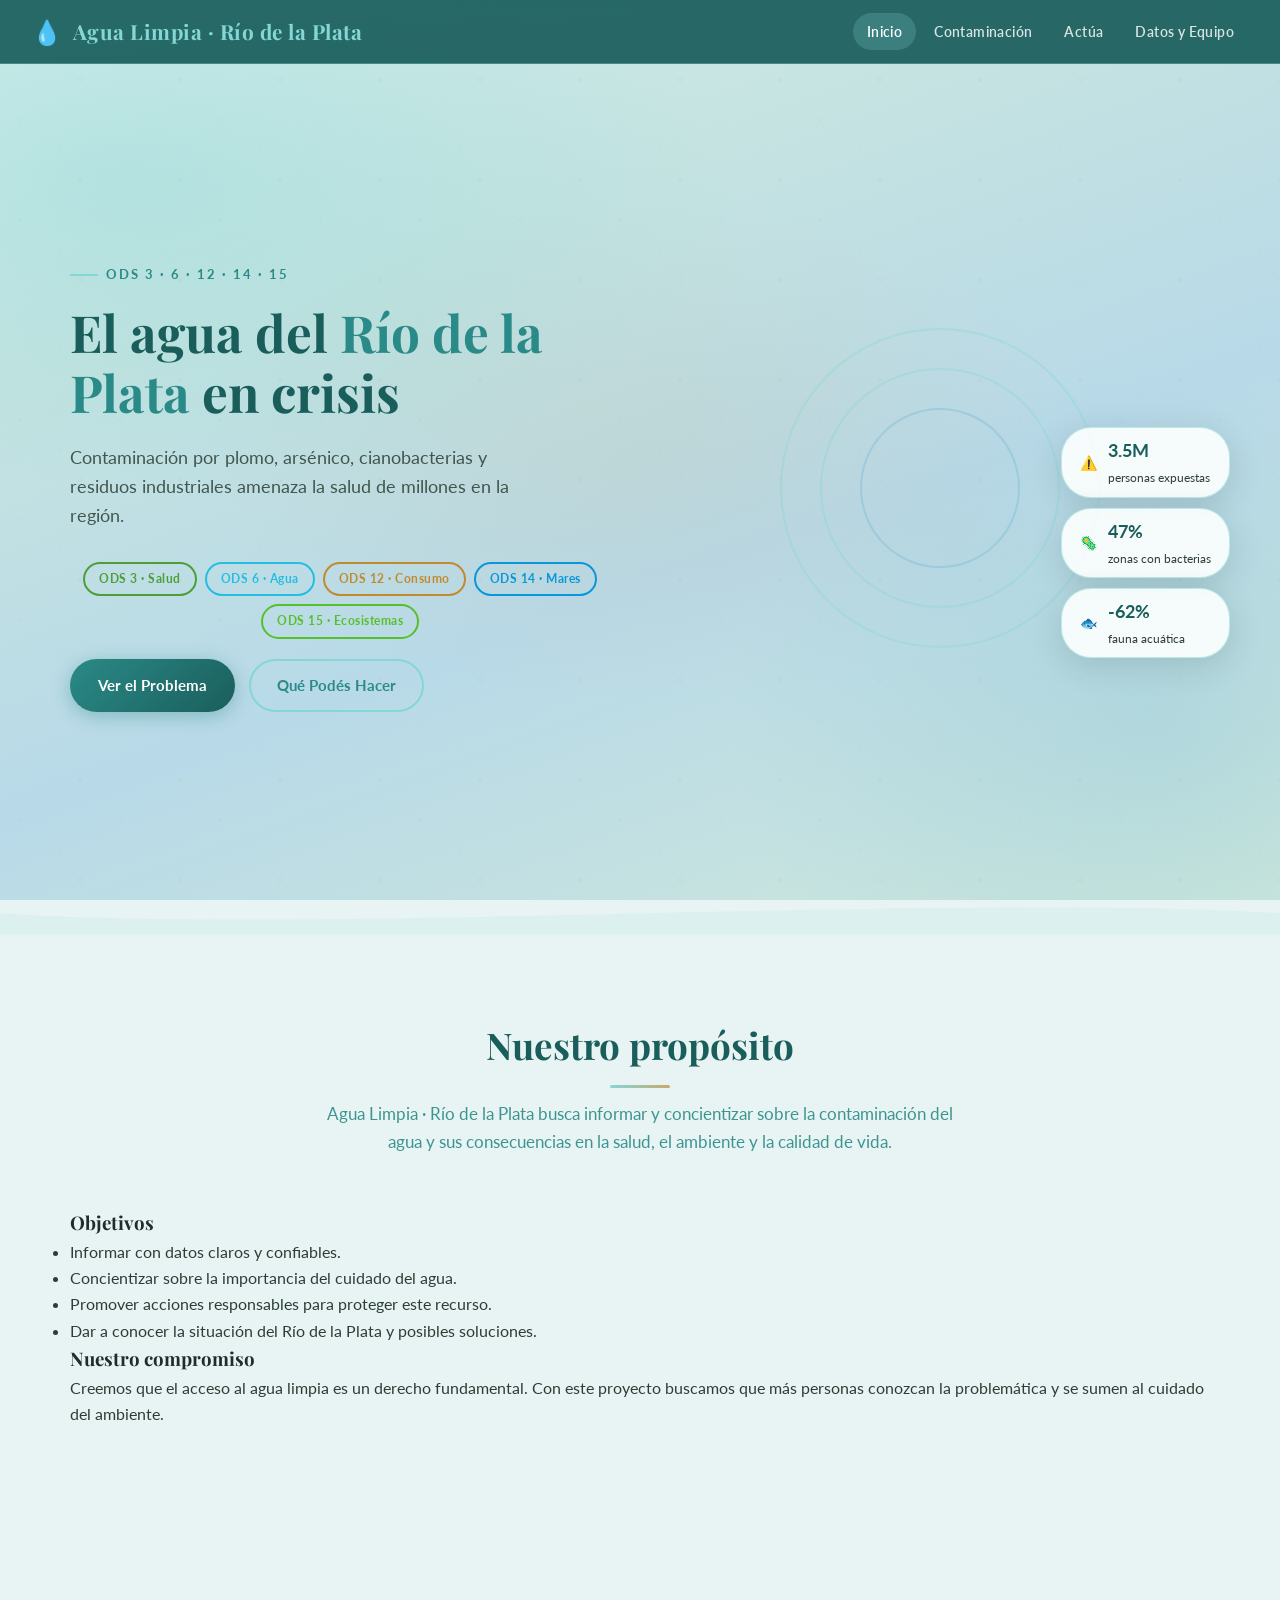
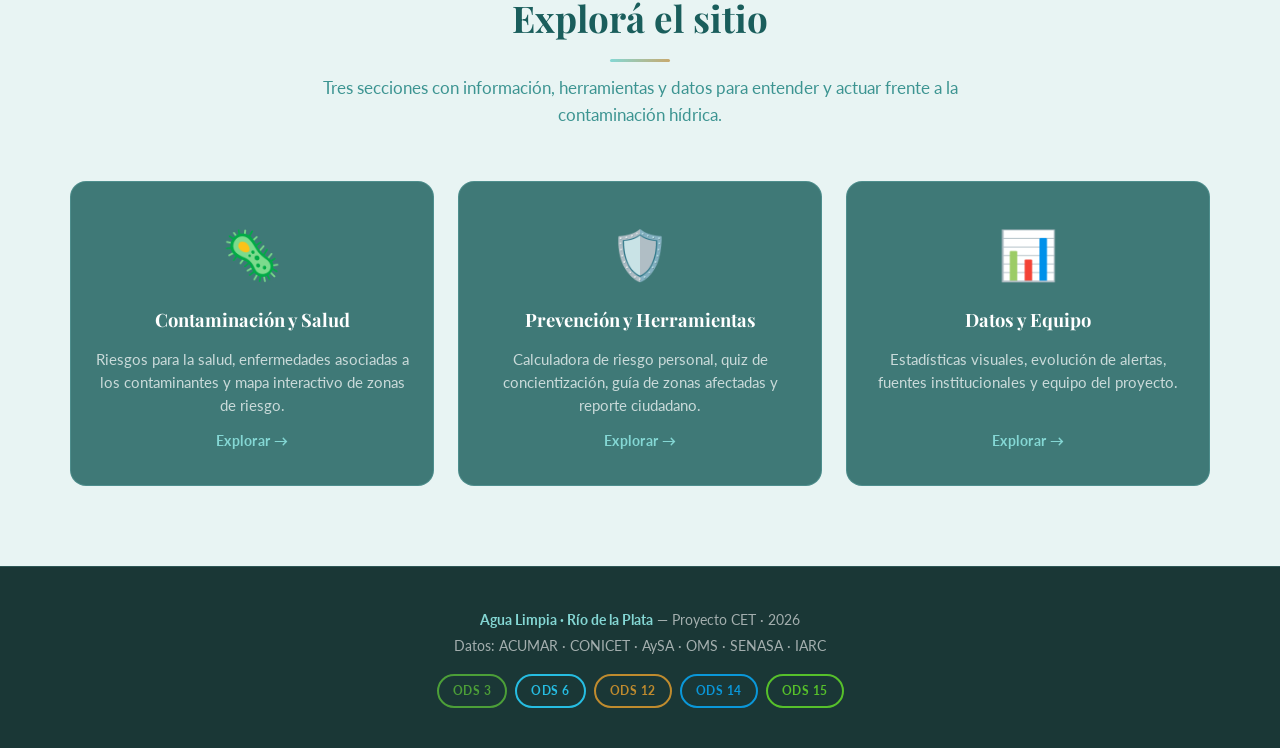
<file: index.html>
<!DOCTYPE html>
<html lang="es">
<head>
<meta charset="UTF-8">
<meta name="viewport" content="width=device-width, initial-scale=1.0">
<title>Agua Limpia · Río de la Plata</title>
<link rel="preconnect" href="https://fonts.googleapis.com">
<link href="https://fonts.googleapis.com/css2?family=Playfair+Display:wght@400;600;700&family=Lato:wght@300;400;600&display=swap" rel="stylesheet">
<link rel="stylesheet" href="style.css">
</head>
<body>

<div class="bubbles">
  <span></span><span></span><span></span><span></span><span></span>
  <span></span><span></span><span></span><span></span><span></span>
  <span></span><span></span><span></span><span></span><span></span>
</div>

<header>
  <div class="logo">
    <span>💧</span> Agua Limpia · Río de la Plata
  </div>
  <nav>
    <a href="index.html">Inicio</a>
    <a href="contaminacion.html">Contaminación</a>
    <a href="accion.html">Actúa</a>
    <a href="datos.html">Datos y Equipo</a>
  </nav>
</header>

<!-- HERO -->
<section id="inicio">
  <div class="hero-inner">
    <div class="hero-text">
      <div class="tagline">ODS 3 · 6 · 12 · 14 · 15</div>
      <h1>El agua del <em>Río de la Plata</em> en crisis</h1>
      <p>Contaminación por plomo, arsénico, cianobacterias y residuos industriales amenaza la salud de millones en la región.</p>
      <div class="ods-badges">
        <span class="ods-badge ods-3">ODS 3 · Salud</span>
        <span class="ods-badge ods-6">ODS 6 · Agua</span>
        <span class="ods-badge ods-12">ODS 12 · Consumo</span>
        <span class="ods-badge ods-14">ODS 14 · Mares</span>
        <span class="ods-badge ods-15">ODS 15 · Ecosistemas</span>
      </div>
      <div class="hero-btns">
        <a href="contaminacion.html" class="btn-primary">Ver el Problema</a>
        <a href="accion.html" class="btn-secondary">Qué Podés Hacer</a>
      </div>
    </div>
    <div class="hero-visual">
      <div class="sonar-rings">
        <div class="ring3"></div>
        <div class="hero-icon"></div>
      </div>
      <div class="hero-stats">
        <div class="stat-pill"><span>⚠️</span><div><strong>3.5M</strong><br><small>personas expuestas</small></div></div>
        <div class="stat-pill"><span>🦠</span><div><strong>47%</strong><br><small>zonas con bacterias</small></div></div>
        <div class="stat-pill"><span>🐟</span><div><strong>-62%</strong><br><small>fauna acuática</small></div></div>
      </div>
    </div>
  </div>
</section>

<div class="wave-divider">
  <svg viewBox="0 0 1440 48" xmlns="http://www.w3.org/2000/svg">
    <path d="M0,24 C360,48 1080,0 1440,24 L1440,48 L0,48 Z" fill="rgba(132,215,212,0.12)"/>
  </svg>
</div>
<section class="proposito">
  <div class="container">
    <div class="section-bg">
      <div class="section-title">
        <h2>Nuestro propósito</h2>
        <p>
          Agua Limpia · Río de la Plata busca informar y concientizar sobre la contaminación del agua y sus consecuencias en la salud, el ambiente y la calidad de vida.
        </p>
      </div>

      <h3>Objetivos</h3>
      <ul>
        <li>Informar con datos claros y confiables.</li>
        <li>Concientizar sobre la importancia del cuidado del agua.</li>
        <li>Promover acciones responsables para proteger este recurso.</li>
        <li>Dar a conocer la situación del Río de la Plata y posibles soluciones.</li>
      </ul>

      <h3>Nuestro compromiso</h3>
      <p>
        Creemos que el acceso al agua limpia es un derecho fundamental. Con este proyecto buscamos que más personas conozcan la problemática y se sumen al cuidado del ambiente.
      </p>
    </div>
  </div>
</section>
<!-- EXPLORÁ -->
<section id="explorar">
  <div class="container">
    <div class="section-bg">
      <div class="section-title">
        <h2>Explorá el sitio</h2>
        <p>Tres secciones con información, herramientas y datos para entender y actuar frente a la contaminación hídrica.</p>
      </div>
      <div class="nav-cards-grid">

        <a href="contaminacion.html" class="nav-card">
          <div class="nav-card-icon">🦠</div>
          <h3>Contaminación y Salud</h3>
          <p>Riesgos para la salud, enfermedades asociadas a los contaminantes y mapa interactivo de zonas de riesgo.</p>
          <span class="nav-card-cta">Explorar →</span>
        </a>

        <a href="accion.html" class="nav-card">
          <div class="nav-card-icon">🛡️</div>
          <h3>Prevención y Herramientas</h3>
          <p>Calculadora de riesgo personal, quiz de concientización, guía de zonas afectadas y reporte ciudadano.</p>
          <span class="nav-card-cta">Explorar →</span>
        </a>

        <a href="datos.html" class="nav-card">
          <div class="nav-card-icon">📊</div>
          <h3>Datos y Equipo</h3>
          <p>Estadísticas visuales, evolución de alertas, fuentes institucionales y equipo del proyecto.</p>
          <span class="nav-card-cta">Explorar →</span>
        </a>

      </div>
    </div>
  </div>
</section>

<footer>
  <p><strong>Agua Limpia · Río de la Plata</strong> — Proyecto CET · 2026</p>
  <p>Datos: ACUMAR · CONICET · AySA · OMS · SENASA · IARC</p>
  <div class="footer-ods">
    <span class="ods-badge ods-3 ods-sm">ODS 3</span>
    <span class="ods-badge ods-6 ods-sm">ODS 6</span>
    <span class="ods-badge ods-12 ods-sm">ODS 12</span>
    <span class="ods-badge ods-14 ods-sm">ODS 14</span>
    <span class="ods-badge ods-15 ods-sm">ODS 15</span>
  </div>
</footer>

<script src="script.js"></script>
</body>
</html>
</file>
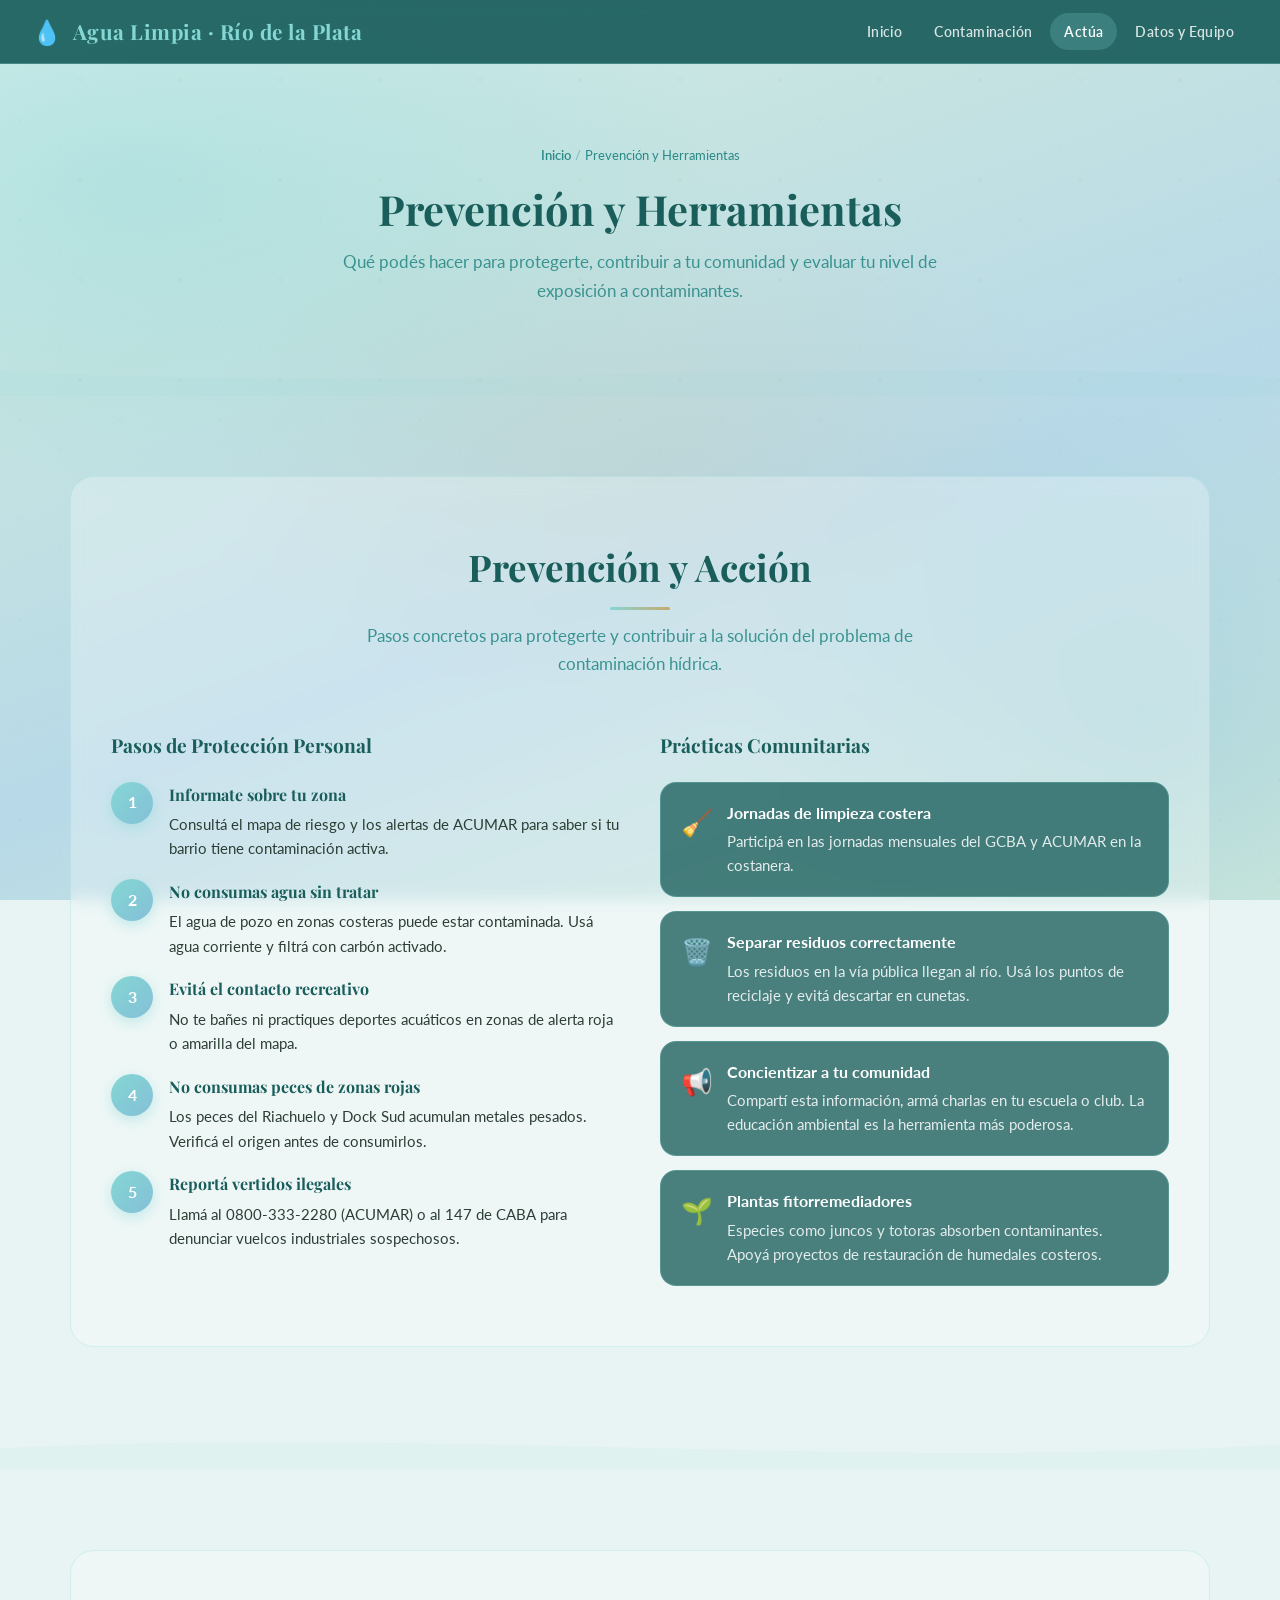
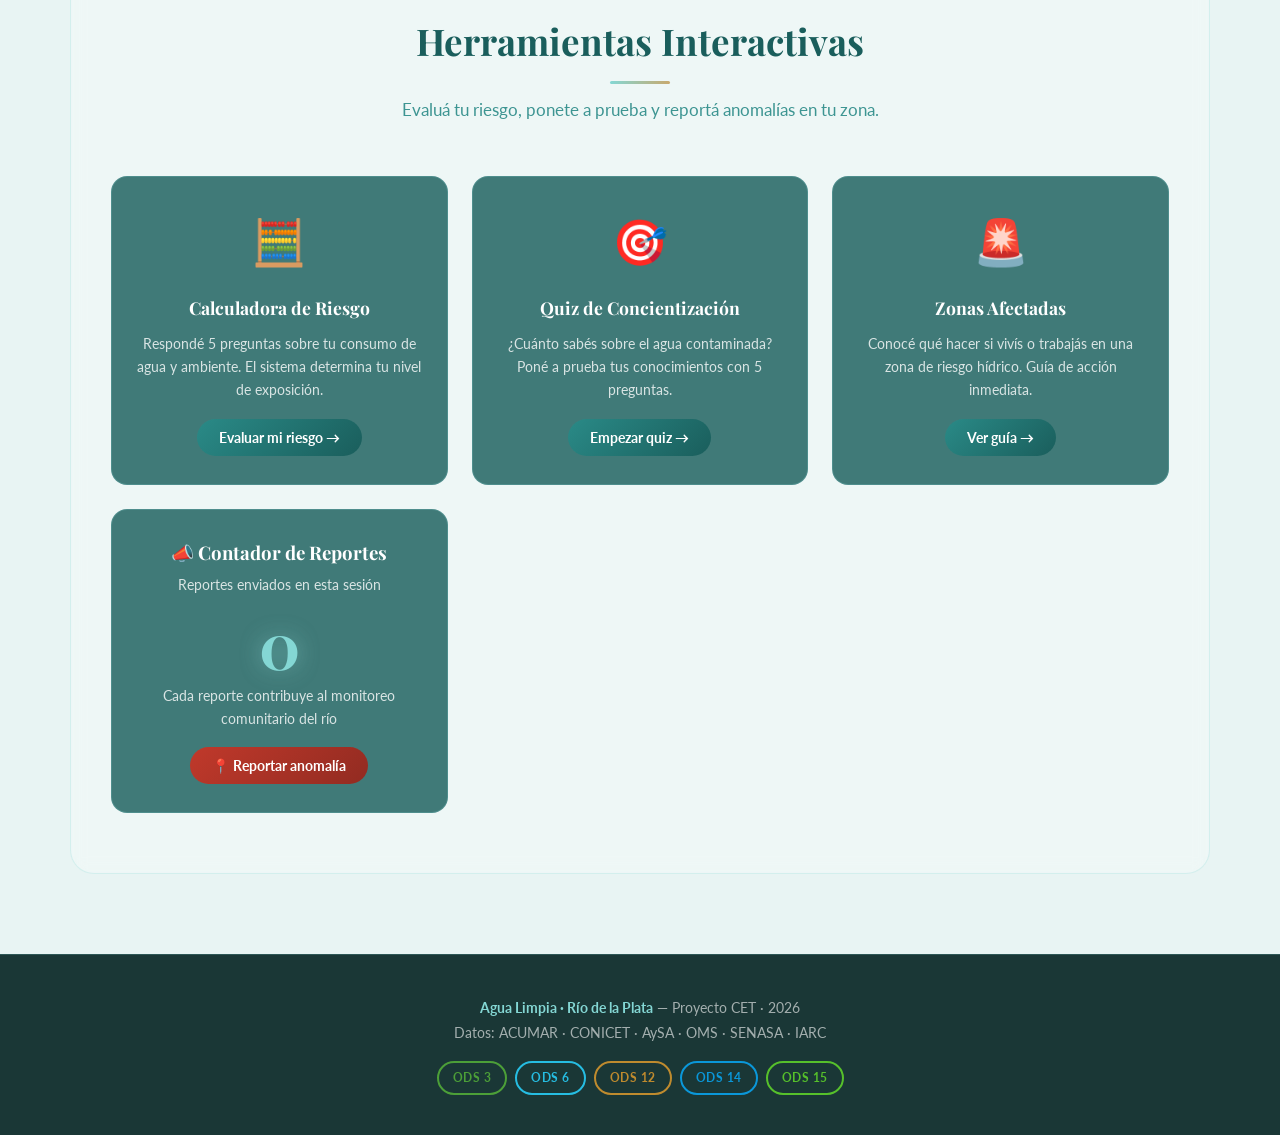
<file: accion.html>
<!DOCTYPE html>
<html lang="es">
<head>
<meta charset="UTF-8">
<meta name="viewport" content="width=device-width, initial-scale=1.0">
<title>Prevención y Herramientas · Agua Limpia</title>
<link rel="preconnect" href="https://fonts.googleapis.com">
<link href="https://fonts.googleapis.com/css2?family=Playfair+Display:wght@400;600;700&family=Lato:wght@300;400;600&display=swap" rel="stylesheet">
<link rel="stylesheet" href="style.css">
</head>
<body>

<div class="bubbles">
  <span></span><span></span><span></span><span></span><span></span>
  <span></span><span></span><span></span><span></span><span></span>
  <span></span><span></span><span></span><span></span><span></span>
</div>

<header>
  <div class="logo">
    <span>💧</span> Agua Limpia · Río de la Plata
  </div>
  <nav>
    <a href="index.html">Inicio</a>
    <a href="contaminacion.html">Contaminación</a>
    <a href="accion.html">Actúa</a>
    <a href="datos.html">Datos y Equipo</a>
  </nav>
</header>

<section class="page-hero">
  <div class="container">
    <div class="breadcrumb"><a href="index.html">Inicio</a> <span>/</span> Prevención y Herramientas</div>
    <h1>Prevención y Herramientas</h1>
    <p>Qué podés hacer para protegerte, contribuir a tu comunidad y evaluar tu nivel de exposición a contaminantes.</p>
  </div>
</section>

<div class="wave-divider">
  <svg viewBox="0 0 1440 48" xmlns="http://www.w3.org/2000/svg">
    <path d="M0,20 C480,48 960,0 1440,28 L1440,48 L0,48 Z" fill="rgba(132,215,212,0.08)"/>
  </svg>
</div>

<!-- PREVENCIÓN -->
<section id="actua">
  <div class="container">
    <div class="section-bg">
      <div class="section-title">
        <h2>Prevención y Acción</h2>
        <p>Pasos concretos para protegerte y contribuir a la solución del problema de contaminación hídrica.</p>
      </div>
      <div class="prevention-layout">
        <div>
          <h3 class="prevention-subtitle">Pasos de Protección Personal</h3>
          <div class="steps-list">
            <div class="step-item">
              <div class="step-num">1</div>
              <div class="step-content">
                <h4>Informate sobre tu zona</h4>
                <p>Consultá el mapa de riesgo y los alertas de ACUMAR para saber si tu barrio tiene contaminación activa.</p>
              </div>
            </div>
            <div class="step-item">
              <div class="step-num">2</div>
              <div class="step-content">
                <h4>No consumas agua sin tratar</h4>
                <p>El agua de pozo en zonas costeras puede estar contaminada. Usá agua corriente y filtrá con carbón activado.</p>
              </div>
            </div>
            <div class="step-item">
              <div class="step-num">3</div>
              <div class="step-content">
                <h4>Evitá el contacto recreativo</h4>
                <p>No te bañes ni practiques deportes acuáticos en zonas de alerta roja o amarilla del mapa.</p>
              </div>
            </div>
            <div class="step-item">
              <div class="step-num">4</div>
              <div class="step-content">
                <h4>No consumas peces de zonas rojas</h4>
                <p>Los peces del Riachuelo y Dock Sud acumulan metales pesados. Verificá el origen antes de consumirlos.</p>
              </div>
            </div>
            <div class="step-item">
              <div class="step-num">5</div>
              <div class="step-content">
                <h4>Reportá vertidos ilegales</h4>
                <p>Llamá al 0800-333-2280 (ACUMAR) o al 147 de CABA para denunciar vuelcos industriales sospechosos.</p>
              </div>
            </div>
          </div>
        </div>
        <div>
          <h3 class="prevention-subtitle">Prácticas Comunitarias</h3>
          <div class="practices-grid">
            <div class="practice-item">
              <span class="pi-icon">🧹</span>
              <div>
                <strong>Jornadas de limpieza costera</strong>
                <p>Participá en las jornadas mensuales del GCBA y ACUMAR en la costanera.</p>
              </div>
            </div>
            <div class="practice-item">
              <span class="pi-icon">🗑️</span>
              <div>
                <strong>Separar residuos correctamente</strong>
                <p>Los residuos en la vía pública llegan al río. Usá los puntos de reciclaje y evitá descartar en cunetas.</p>
              </div>
            </div>
            <div class="practice-item">
              <span class="pi-icon">📢</span>
              <div>
                <strong>Concientizar a tu comunidad</strong>
                <p>Compartí esta información, armá charlas en tu escuela o club. La educación ambiental es la herramienta más poderosa.</p>
              </div>
            </div>
            <div class="practice-item">
              <span class="pi-icon">🌱</span>
              <div>
                <strong>Plantas fitorremediadores</strong>
                <p>Especies como juncos y totoras absorben contaminantes. Apoyá proyectos de restauración de humedales costeros.</p>
              </div>
            </div>
          </div>
        </div>
      </div>
    </div>
  </div>
</section>

<div class="wave-divider">
  <svg viewBox="0 0 1440 48" xmlns="http://www.w3.org/2000/svg">
    <path d="M0,24 C480,0 960,48 1440,20 L1440,48 L0,48 Z" fill="rgba(132,215,212,0.09)"/>
  </svg>
</div>

<!-- HERRAMIENTAS -->
<section id="herramientas">
  <div class="container">
    <div class="section-bg">
      <div class="section-title">
        <h2>Herramientas Interactivas</h2>
        <p>Evaluá tu riesgo, ponete a prueba y reportá anomalías en tu zona.</p>
      </div>
      <div class="tools-grid">

        <div class="tool-card" onclick="openModal('modal-calc')">
          <div class="tc-icon">🧮</div>
          <h3>Calculadora de Riesgo</h3>
          <p>Respondé 5 preguntas sobre tu consumo de agua y ambiente. El sistema determina tu nivel de exposición.</p>
          <button class="tc-btn">Evaluar mi riesgo →</button>
        </div>

        <div class="tool-card" onclick="openModal('modal-quiz')">
          <div class="tc-icon">🎯</div>
          <h3>Quiz de Concientización</h3>
          <p>¿Cuánto sabés sobre el agua contaminada? Poné a prueba tus conocimientos con 5 preguntas.</p>
          <button class="tc-btn">Empezar quiz →</button>
        </div>

        <div class="tool-card" onclick="openModal('modal-zonas')">
          <div class="tc-icon">🚨</div>
          <h3>Zonas Afectadas</h3>
          <p>Conocé qué hacer si vivís o trabajás en una zona de riesgo hídrico. Guía de acción inmediata.</p>
          <button class="tc-btn">Ver guía →</button>
        </div>

        <div class="report-card">
          <h3>📣 Contador de Reportes</h3>
          <p>Reportes enviados en esta sesión</p>
          <div class="report-counter" id="report-count">0</div>
          <p>Cada reporte contribuye al monitoreo comunitario del río</p>
          <button class="tc-btn" onclick="enviarReporte()">📍 Reportar anomalía</button>
        </div>

      </div>
    </div>
  </div>
</section>

<!-- MODAL: ZONAS AFECTADAS -->
<div class="modal-overlay" id="modal-zonas">
  <div class="modal-box">
    <button class="modal-close" onclick="closeModal('modal-zonas')">✕</button>
    <h2>🚨 ¿Qué hacer en zonas afectadas?</h2>
    <p>Según el nivel de riesgo de tu zona, estas son las acciones recomendadas:</p>
    <div class="zona-list">
      <div class="zona-item">
        <div class="zona-dot rojo"></div>
        <div>
          <strong>🔴 Zona Roja — Riesgo Alto (Riachuelo, Dock Sud, Quilmes)</strong>
          <p>No tocar ni ingresar al agua. No consumir peces capturados. Usar solo agua potable certificada. Controlar niveles de plomo en sangre en tu CAPS. Denunciar vuelcos al 0800-333-2280.</p>
        </div>
      </div>
      <div class="zona-item">
        <div class="zona-dot amarillo"></div>
        <div>
          <strong>🟡 Zona Amarilla — Riesgo Medio (Costanera, Puerto Madero, Ensenada)</strong>
          <p>No bañarse en alertas activas. Filtrar agua de pozo con carbón activado. Lavarse manos con agua potable. Mantener niños alejados de la orilla.</p>
        </div>
      </div>
      <div class="zona-item">
        <div class="zona-dot verde"></div>
        <div>
          <strong>🟢 Zona Verde — Riesgo Bajo (Tigre, Belgrano, Delta)</strong>
          <p>Actividad recreativa permitida con precaución. No ingesta de agua del río. Lavarse tras el contacto. Seguir alertas de ACUMAR en verano.</p>
        </div>
      </div>
    </div>
    <div class="advice-box">
      <h4>📞 Contactos de Emergencia</h4>
      <p>• <strong>ACUMAR:</strong> 0800-333-2280 (gratuito, 24hs)<br>
         • <strong>SAME:</strong> 107 — urgencias de salud<br>
         • <strong>Defensa Civil:</strong> 103<br>
         • <strong>GCBA Ambiente:</strong> 147 (denuncias)</p>
    </div>
    <div class="advice-box advice-box-mt">
      <h4>🏥 Síntomas de alarma</h4>
      <p>Si tras contacto con el agua sentís fiebre, erupciones, vómitos o diarrea, concurrí a guardia médica y mencioná el contacto con agua del río.</p>
    </div>
  </div>
</div>

<!-- MODAL: CALCULADORA -->
<div class="modal-overlay" id="modal-calc">
  <div class="modal-box">
    <button class="modal-close" onclick="closeModal('modal-calc')">✕</button>
    <h2>🧮 Calculadora de Riesgo Hídrico</h2>
    <div id="calc-content"></div>
  </div>
</div>

<!-- MODAL: QUIZ -->
<div class="modal-overlay" id="modal-quiz">
  <div class="modal-box">
    <button class="modal-close" onclick="closeModal('modal-quiz')">✕</button>
    <h2>🎯 Quiz de Concientización</h2>
    <div class="quiz-progress-bar"><div class="quiz-progress-fill" id="quiz-bar"></div></div>
    <div id="quiz-content"></div>
  </div>
</div>

<footer>
  <p><strong>Agua Limpia · Río de la Plata</strong> — Proyecto CET · 2026</p>
  <p>Datos: ACUMAR · CONICET · AySA · OMS · SENASA · IARC</p>
  <div class="footer-ods">
    <span class="ods-badge ods-3 ods-sm">ODS 3</span>
    <span class="ods-badge ods-6 ods-sm">ODS 6</span>
    <span class="ods-badge ods-12 ods-sm">ODS 12</span>
    <span class="ods-badge ods-14 ods-sm">ODS 14</span>
    <span class="ods-badge ods-15 ods-sm">ODS 15</span>
  </div>
</footer>

<script src="script.js"></script>
</body>
</html>
</file>
<file: style.css>
/* ═══════════════════════════════════════════════════
   ROOT & RESET
═══════════════════════════════════════════════════ */
*, *::before, *::after { margin:0; padding:0; box-sizing:border-box; }
html { scroll-behavior: smooth; }

:root {
  --teal:       #84D7D4;
  --teal-dark:  #2a8a87;
  --teal-deep:  #1a5e5c;
  --blue:       #84BFD7;
  --blue-dark:  #3a7fa0;
  --sand:       #c8a96e;
  --sand-light: #e8d5b0;
  --sand-pale:  #f5ede0;
  --earth:      #8b6f47;
  --green:      #4a8c5c;
  --green-light:#7bc47f;
  --dark:       #1e2d2c;
  --text:       #2c3e35;
  --white:      #ffffff;
  --glass-teal: rgba(132,215,212,0.18);
  --glass-sand: rgba(200,169,110,0.15);
  --shadow:     0 8px 32px rgba(30,45,44,0.15);
  --radius:     16px;
  --radius-lg:  24px;
}

body {
  font-family: 'Lato', 'Segoe UI', sans-serif;
  background: #e8f4f3;
  color: var(--text);
  overflow-x: hidden;
  line-height: 1.65;
}

/* ═══════════════════════════════════════════════════
   ANIMATED BACKGROUND
═══════════════════════════════════════════════════ */
body::before {
  content:'';
  position:fixed; inset:0; z-index:-2;
  background:
    radial-gradient(ellipse 80% 60% at 10% 20%, rgba(132,215,212,0.35) 0%, transparent 60%),
    radial-gradient(ellipse 60% 70% at 90% 80%, rgba(132,191,215,0.30) 0%, transparent 55%),
    radial-gradient(ellipse 50% 40% at 50% 50%, rgba(200,169,110,0.12) 0%, transparent 70%),
    linear-gradient(160deg, #d4eeec 0%, #c5e3e1 30%, #b8d9e8 60%, #cde8db 100%);
  animation: bgShift 18s ease-in-out infinite alternate;
}
body::after {
  content:'';
  position:fixed; inset:0; z-index:-1;
  background: url("data:image/svg+xml,%3Csvg xmlns='http://www.w3.org/2000/svg' width='100' height='100'%3E%3Ccircle cx='20' cy='20' r='1.5' fill='rgba(132,215,212,0.25)'/%3E%3Ccircle cx='60' cy='50' r='1' fill='rgba(132,191,215,0.20)'/%3E%3Ccircle cx='80' cy='80' r='2' fill='rgba(200,169,110,0.15)'/%3E%3C/svg%3E") repeat;
  opacity:0.6;
}
@keyframes bgShift {
  0%   { filter: hue-rotate(0deg) brightness(1); }
  50%  { filter: hue-rotate(8deg) brightness(1.04); }
  100% { filter: hue-rotate(-5deg) brightness(0.97); }
}

/* Bubbles */
.bubbles { position:fixed; inset:0; z-index:0; pointer-events:none; overflow:hidden; }
.bubbles span {
  position:absolute; bottom:-80px;
  border-radius:50%;
  background: radial-gradient(circle at 35% 35%, rgba(132,215,212,0.70), rgba(132,191,215,0.20));
  border: 1px solid rgba(132,215,212,0.55);
  animation: floatUp linear infinite;
}
.bubbles span:nth-child(1)  { left:5%;  width:18px; height:18px; animation-duration:14s; animation-delay:0s; }
.bubbles span:nth-child(2)  { left:12%; width:10px; height:10px; animation-duration:18s; animation-delay:2s; }
.bubbles span:nth-child(3)  { left:22%; width:24px; height:24px; animation-duration:12s; animation-delay:4s; }
.bubbles span:nth-child(4)  { left:33%; width:14px; height:14px; animation-duration:20s; animation-delay:1s; }
.bubbles span:nth-child(5)  { left:45%; width:8px;  height:8px;  animation-duration:16s; animation-delay:6s; }
.bubbles span:nth-child(6)  { left:56%; width:20px; height:20px; animation-duration:13s; animation-delay:3s; }
.bubbles span:nth-child(7)  { left:67%; width:12px; height:12px; animation-duration:19s; animation-delay:5s; }
.bubbles span:nth-child(8)  { left:74%; width:28px; height:28px; animation-duration:11s; animation-delay:0.5s; }
.bubbles span:nth-child(9)  { left:82%; width:9px;  height:9px;  animation-duration:17s; animation-delay:7s; }
.bubbles span:nth-child(10) { left:90%; width:16px; height:16px; animation-duration:15s; animation-delay:2.5s; }
.bubbles span:nth-child(11) { left:3%;  width:22px; height:22px; animation-duration:22s; animation-delay:8s; }
.bubbles span:nth-child(12) { left:38%; width:11px; height:11px; animation-duration:14s; animation-delay:9s; }
.bubbles span:nth-child(13) { left:61%; width:17px; height:17px; animation-duration:16s; animation-delay:1.5s; }
.bubbles span:nth-child(14) { left:78%; width:13px; height:13px; animation-duration:21s; animation-delay:4.5s; }
.bubbles span:nth-child(15) { left:95%; width:7px;  height:7px;  animation-duration:18s; animation-delay:3.5s; }
@keyframes floatUp {
  0%   { transform:translateY(0) scale(1);   opacity:0; }
  8%   { opacity:0.85; }
  50%  { opacity:0.55; }
  92%  { opacity:0.20; }
  100% { transform:translateY(-105vh) scale(0.7); opacity:0; }
}

/* ═══════════════════════════════════════════════════
   TYPOGRAPHY
═══════════════════════════════════════════════════ */
h1,h2,h3,h4 {
  font-family: 'Playfair Display', 'Times New Roman', Georgia, serif;
  color: var(--dark);
}

/* ═══════════════════════════════════════════════════
   HEADER / NAV
═══════════════════════════════════════════════════ */
header {
  position: sticky; top:0; z-index:100;
  background: rgba(26,94,92,0.92);
  backdrop-filter: blur(16px);
  -webkit-backdrop-filter: blur(16px);
  border-bottom: 1px solid rgba(132,215,212,0.30);
  padding: 0 32px;
  height: 64px;
  display: flex; align-items:center; justify-content:space-between;
}
.logo {
  font-family:'Playfair Display',serif;
  font-size:1.3rem; font-weight:700;
  color: var(--teal);
  letter-spacing:0.5px;
  display:flex; align-items:center; gap:10px;
}
.logo span { font-size:1.5rem; }
nav { display:flex; gap:4px; align-items:center; }
nav a {
  color:rgba(255,255,255,0.82);
  text-decoration:none;
  font-size:0.88rem; font-weight:600;
  letter-spacing:0.4px;
  padding:7px 14px;
  border-radius:20px;
  transition:all 0.25s;
}
nav a:hover, nav a.active {
  background:rgba(132,215,212,0.22);
  color:#fff;
}

/* ═══════════════════════════════════════════════════
   SECTIONS GENERAL
═══════════════════════════════════════════════════ */
section { position:relative; z-index:1; padding:80px 40px; }
.container { max-width:1140px; margin:0 auto; }

.section-title { text-align:center; margin-bottom:52px; }
.section-title h2 {
  font-size:2.3rem; font-weight:700;
  color: var(--teal-deep);
  margin-bottom:12px;
  position:relative; display:inline-block;
}
.section-title h2::after {
  content:'';
  display:block;
  width:60px; height:3px;
  background:linear-gradient(90deg, var(--teal), var(--sand));
  border-radius:2px;
  margin:10px auto 0;
}
.section-title p {
  color: var(--teal-dark);
  font-size:1.05rem;
  max-width:640px;
  margin:0 auto;
  opacity:0.9;
}

/* ═══════════════════════════════════════════════════
   ODS BADGES — clases por color (sin inline styles)
═══════════════════════════════════════════════════ */
.ods-badges { display:flex; gap:8px; flex-wrap:wrap; justify-content:center; margin-bottom:20px; }
.ods-badge {
  padding:5px 14px;
  border-radius:20px;
  font-size:0.78rem; font-weight:700;
  border:2px solid currentColor;
  letter-spacing:0.5px;
}
.ods-3  { color:#4c9f38; border-color:#4c9f38; }
.ods-6  { color:#26bde2; border-color:#26bde2; }
.ods-12 { color:#bf8b2e; border-color:#bf8b2e; }
.ods-14 { color:#0a97d9; border-color:#0a97d9; }
.ods-15 { color:#56c02b; border-color:#56c02b; }
.ods-sm { font-size:0.75rem; }

/* ═══════════════════════════════════════════════════
   WAVE DIVIDERS
═══════════════════════════════════════════════════ */
.wave-divider { line-height:0; overflow:hidden; }
.wave-divider svg { display:block; width:100%; }

/* ═══════════════════════════════════════════════════
   HERO
═══════════════════════════════════════════════════ */
#inicio {
  min-height:92vh;
  display:flex; align-items:center;
  padding:100px 40px 80px;
  background:transparent;
}
.hero-inner {
  max-width:1140px; margin:0 auto;
  display:grid; grid-template-columns:1fr 1fr; gap:60px; align-items:center;
}
.hero-text .tagline {
  font-size:0.82rem; font-weight:700; letter-spacing:2px;
  color:var(--teal-dark);
  text-transform:uppercase;
  margin-bottom:16px;
  display:flex; align-items:center; gap:8px;
}
.hero-text .tagline::before {
  content:''; width:28px; height:2px;
  background:var(--teal); display:inline-block;
}
.hero-text h1 { font-size:3.2rem; line-height:1.18; color:var(--teal-deep); margin-bottom:20px; }
.hero-text h1 em { font-style:normal; color:var(--teal-dark); }
.hero-text p { font-size:1.1rem; color:var(--text); opacity:0.85; margin-bottom:32px; max-width:480px; }
.hero-btns { display:flex; gap:14px; flex-wrap:wrap; }

.btn-primary {
  background:linear-gradient(135deg, var(--teal-dark), var(--teal-deep));
  color:#fff; border:none;
  padding:14px 28px; border-radius:30px;
  font-size:0.95rem; font-weight:700;
  cursor:pointer; text-decoration:none;
  transition:all 0.3s;
  box-shadow: 0 4px 18px rgba(42,138,135,0.4);
  display:inline-flex; align-items:center; gap:8px;
}
.btn-primary:hover { transform:translateY(-2px); box-shadow:0 8px 28px rgba(42,138,135,0.5); }

.btn-secondary {
  background:transparent; color:var(--teal-dark);
  border:2px solid var(--teal);
  padding:12px 26px; border-radius:30px;
  font-size:0.95rem; font-weight:700;
  cursor:pointer; text-decoration:none;
  transition:all 0.3s;
  display:inline-flex; align-items:center; gap:8px;
}
.btn-secondary:hover { background:var(--glass-teal); transform:translateY(-2px); }

.hero-visual { position:relative; display:flex; justify-content:center; align-items:center; }
.sonar-rings {
  position:relative; width:320px; height:320px;
  display:flex; justify-content:center; align-items:center;
}
.sonar-rings::before, .sonar-rings::after, .sonar-rings .ring3 {
  content:''; position:absolute; border-radius:50%;
  border:2px solid rgba(132,215,212,0.35);
  animation:sonar 3s ease-out infinite;
}
.sonar-rings::before { width:100%; height:100%; animation-delay:0s; }
.sonar-rings::after  { width:75%;  height:75%;  animation-delay:0.8s; }
.sonar-rings .ring3  { width:50%;  height:50%;  animation-delay:1.6s; border-color:rgba(132,191,215,0.5); }
@keyframes sonar {
  0%   { transform:scale(0.6); opacity:0.9; }
  100% { transform:scale(1.4); opacity:0; }
}
.hero-icon {
  font-size:5rem; z-index:2; position:relative;
  filter:drop-shadow(0 0 20px rgba(132,215,212,0.6));
  animation:floatIcon 4s ease-in-out infinite;
}
@keyframes floatIcon {
  0%,100%{ transform:translateY(0); }
  50%    { transform:translateY(-12px); }
}
.hero-stats {
  position:absolute; bottom:-10px; right:-20px;
  display:flex; flex-direction:column; gap:10px;
}
.stat-pill {
  background:rgba(255,255,255,0.88);
  border:1px solid rgba(132,215,212,0.50);
  border-radius:30px; padding:8px 18px;
  display:flex; align-items:center; gap:10px;
  box-shadow:var(--shadow); font-size:0.88rem;
}
.stat-pill strong { color:var(--teal-deep); font-size:1.1rem; }

/* ═══════════════════════════════════════════════════
   INTERACTIVE BAR
═══════════════════════════════════════════════════ */
.interactive-bar {
  position:relative; z-index:1;
  background:rgba(26,94,92,0.88);
  backdrop-filter:blur(12px);
  padding:18px 40px;
  display:flex; gap:14px; justify-content:center; flex-wrap:wrap;
  border-top:1px solid rgba(132,215,212,0.25);
  border-bottom:1px solid rgba(132,215,212,0.25);
}
.ibar-btn {
  background:rgba(132,215,212,0.15);
  border:1.5px solid rgba(132,215,212,0.50);
  color:#fff; padding:11px 22px; border-radius:25px;
  font-size:0.9rem; font-weight:700; cursor:pointer;
  transition:all 0.3s;
  display:flex; align-items:center; gap:8px;
  font-family:'Lato',sans-serif;
}
.ibar-btn:hover {
  background:rgba(132,215,212,0.30);
  border-color:var(--teal);
  transform:translateY(-2px);
  box-shadow:0 6px 20px rgba(132,215,212,0.35);
}
.ibar-btn .icon { font-size:1.1rem; }

/* ═══════════════════════════════════════════════════
   CARDS SHARED
═══════════════════════════════════════════════════ */
.glass-card {
  background:rgba(26,94,92,0.82);
  backdrop-filter:blur(10px);
  border:1px solid rgba(132,215,212,0.25);
  border-radius:var(--radius);
  padding:28px;
  transition:transform 0.3s, box-shadow 0.3s;
  box-shadow: 0 4px 20px rgba(26,94,92,0.20);
}
.glass-card:hover { transform:translateY(-4px); box-shadow:0 12px 36px rgba(26,94,92,0.30); }
.glass-card h3, .glass-card h4, .glass-card strong { color:#fff !important; font-family:'Playfair Display',serif; }
.glass-card p, .glass-card li { color:rgba(255,255,255,0.88) !important; font-size:0.96rem !important; line-height:1.7 !important; }

.reveal { opacity:0; transform:translateY(24px); transition:opacity 0.6s ease, transform 0.6s ease; }
.reveal.in { opacity:1; transform:translateY(0); }

/* ═══════════════════════════════════════════════════
   SECTION BACKGROUNDS
═══════════════════════════════════════════════════ */
#salud, #actua, #herramientas, #estadisticas, #fuentes { background:transparent; }

#salud .section-bg,
#actua .section-bg,
#herramientas .section-bg,
#estadisticas .section-bg,
#fuentes .section-bg {
  background:rgba(255,255,255,0.28);
  backdrop-filter:blur(8px);
  border-radius:var(--radius-lg);
  padding:60px 40px;
  border:1px solid rgba(132,215,212,0.25);
}

/* ═══════════════════════════════════════════════════
   ACORDEÓN — SALUD
═══════════════════════════════════════════════════ */
.accordion { display:flex; flex-direction:column; gap:10px; }

.acc-item {
  background:rgba(26,94,92,0.72);
  border:1px solid rgba(132,215,212,0.22);
  border-radius:var(--radius);
  overflow:hidden;
  transition:box-shadow 0.3s;
}
.acc-item:hover { box-shadow:0 6px 24px rgba(26,94,92,0.30); }

.acc-header {
  width:100%; display:flex; align-items:center; gap:14px;
  padding:18px 22px;
  background:transparent; border:none; cursor:pointer;
  color:#fff; font-family:'Lato',sans-serif;
  font-size:1rem; font-weight:700;
  text-align:left;
  transition:background 0.25s;
}
.acc-header:hover { background:rgba(132,215,212,0.12); }
.acc-header.active { background:rgba(132,215,212,0.16); }

.acc-icon { font-size:1.4rem; flex-shrink:0; }
.acc-header span:nth-child(2) { flex:1; }

.acc-arrow {
  font-size:0.75rem;
  flex-shrink:0;
  transition:transform 0.3s ease;
  color:rgba(255,255,255,0.60);
}
.acc-header.active .acc-arrow { transform:rotate(180deg); color:var(--teal); }

.acc-body {
  max-height:0;
  overflow:hidden;
  transition:max-height 0.35s ease, padding 0.25s ease;
  padding:0 22px;
}
.acc-body.open {
  max-height:300px;
  padding:4px 22px 20px;
}
.acc-body p {
  color:rgba(255,255,255,0.85) !important;
  font-size:0.94rem !important;
  line-height:1.72 !important;
}
.fuente-inline {
  display:block;
  margin-top:8px;
  color:rgba(132,215,212,0.80) !important;
  font-size:0.82rem !important;
}

/* ═══════════════════════════════════════════════════
   ACTÚA
═══════════════════════════════════════════════════ */
.prevention-layout { display:grid; grid-template-columns:1fr 1fr; gap:40px; }
@media(max-width:820px){ .prevention-layout { grid-template-columns:1fr; } }

/* Subtítulos de sección (antes eran inline styles) */
.prevention-subtitle {
  color:var(--teal-deep);
  font-family:'Playfair Display',serif;
  margin-bottom:20px;
  font-size:1.2rem;
}

.steps-list { display:flex; flex-direction:column; gap:18px; }
.step-item { display:flex; gap:16px; align-items:flex-start; }
.step-num {
  flex-shrink:0; width:42px; height:42px; border-radius:50%;
  background:linear-gradient(135deg,var(--teal),var(--blue));
  display:flex; align-items:center; justify-content:center;
  color:#fff; font-weight:700; font-size:1rem;
  box-shadow:0 4px 14px rgba(132,215,212,0.45);
}
.step-content h4 { color:var(--teal-deep) !important; margin-bottom:4px; font-size:1rem; }
.step-content p  { color:var(--text) !important; font-size:0.93rem !important; }

.practices-grid { display:flex; flex-direction:column; gap:14px; }
.practice-item {
  background:rgba(26,94,92,0.78);
  border:1px solid rgba(132,215,212,0.25);
  border-radius:var(--radius);
  padding:18px 20px;
  display:flex; gap:14px; align-items:flex-start;
}
.practice-item .pi-icon { font-size:1.6rem; flex-shrink:0; }
.practice-item strong { color:#fff !important; display:block; margin-bottom:4px; font-size:0.97rem; }
.practice-item p { color:rgba(255,255,255,0.85) !important; font-size:0.91rem !important; }

/* ═══════════════════════════════════════════════════
   MAPA
═══════════════════════════════════════════════════ */
#mapa { background:transparent; }
.map-layout { display:flex; gap:22px; align-items:stretch; }
#map {
  flex:1; height:520px;
  border-radius:var(--radius);
  border:1px solid rgba(132,215,212,0.35);
  box-shadow:var(--shadow);
}
.map-panel {
  width:282px; flex-shrink:0;
  background:rgba(26,94,92,0.90);
  backdrop-filter:blur(12px);
  border:1px solid rgba(132,215,212,0.25);
  border-radius:var(--radius);
  padding:22px;
  display:flex; flex-direction:column; gap:14px;
  overflow-y:auto;
}
.map-panel h3 {
  color:var(--teal) !important; font-size:1.05rem;
  border-bottom:1px solid rgba(132,215,212,0.25);
  padding-bottom:10px; margin-bottom:4px;
}
.legend-item { display:flex; gap:12px; align-items:flex-start; }
.legend-dot {
  width:14px; height:14px; border-radius:50%;
  margin-top:3px; flex-shrink:0;
  box-shadow:0 0 8px currentColor;
}
.legend-dot.verde   { background:#4caf50; color:#4caf50; }
.legend-dot.amarillo{ background:#ffca28; color:#ffca28; }
.legend-dot.rojo    { background:#f44336; color:#f44336; }
/* Punto azul (antes era inline style) */
.legend-dot.azul    { background:#2196f3; color:#2196f3; box-shadow:0 0 8px #2196f3; }

.legend-desc strong { color:#fff !important; font-size:0.93rem; display:block; margin-bottom:3px; }
.legend-desc p { color:rgba(255,255,255,0.80) !important; font-size:0.86rem !important; line-height:1.55 !important; }
.panel-note {
  margin-top:auto;
  background:rgba(132,215,212,0.12);
  border-radius:10px; padding:12px;
  font-size:0.83rem !important;
  color:rgba(255,255,255,0.75) !important;
  border:1px solid rgba(132,215,212,0.20);
  line-height:1.5 !important;
}
.map-info-strip { display:grid; grid-template-columns:repeat(3,1fr); gap:18px; margin-top:22px; }
.map-info-card { background:rgba(26,94,92,0.82); border:1px solid rgba(132,215,212,0.22); border-radius:var(--radius); padding:24px; }
.map-info-card .mic-icon { font-size:2rem; margin-bottom:12px; }
.map-info-card h4 { color:#fff !important; font-size:1rem !important; margin-bottom:8px; font-family:'Playfair Display',serif; }
.map-info-card p  { color:rgba(255,255,255,0.85) !important; font-size:0.91rem !important; line-height:1.65 !important; }
@media(max-width:760px){ .map-info-strip{ grid-template-columns:1fr; } }

/* ═══════════════════════════════════════════════════
   HERRAMIENTAS
═══════════════════════════════════════════════════ */
.tools-grid { display:grid; grid-template-columns:repeat(3,1fr); gap:24px; }
@media(max-width:900px){ .tools-grid{ grid-template-columns:1fr 1fr; } }
@media(max-width:580px){ .tools-grid{ grid-template-columns:1fr; } }

.tool-card {
  background:rgba(26,94,92,0.82);
  border:1px solid rgba(132,215,212,0.22);
  border-radius:var(--radius); padding:28px 24px;
  text-align:center;
  transition:transform 0.3s, box-shadow 0.3s;
  cursor:pointer;
}
.tool-card:hover { transform:translateY(-5px); box-shadow:0 14px 40px rgba(26,94,92,0.35); border-color:rgba(132,215,212,0.50); }
.tool-card .tc-icon { font-size:2.8rem; margin-bottom:14px; }
.tool-card h3 { color:#fff !important; font-size:1.1rem; margin-bottom:10px; font-family:'Playfair Display',serif; }
.tool-card p  { color:rgba(255,255,255,0.80) !important; font-size:0.90rem !important; line-height:1.6 !important; margin-bottom:18px; }

.tc-btn {
  background:linear-gradient(135deg,var(--teal-dark),var(--teal-deep));
  color:#fff; border:none;
  padding:10px 22px; border-radius:20px;
  font-size:0.88rem; font-weight:700;
  cursor:pointer; transition:all 0.3s;
  font-family:'Lato',sans-serif;
}
.tc-btn:hover { background:linear-gradient(135deg,var(--teal),var(--teal-dark)); box-shadow:0 4px 14px rgba(132,215,212,0.40); }

.report-card {
  background:rgba(26,94,92,0.82);
  border:1px solid rgba(132,215,212,0.22);
  border-radius:var(--radius); padding:28px 24px;
  text-align:center;
}
.report-card h3 { color:#fff !important; margin-bottom:4px; font-family:'Playfair Display',serif; }
.report-card p  { color:rgba(255,255,255,0.80) !important; font-size:0.88rem !important; margin-bottom:16px; }
.report-counter {
  font-size:4rem; font-weight:700;
  color:var(--teal); font-family:'Playfair Display',serif;
  line-height:1; margin:14px 0 8px;
  text-shadow:0 0 20px rgba(132,215,212,0.5);
}
.report-card .tc-btn { background:linear-gradient(135deg,#c0392b,#922b21); }
.report-card .tc-btn:hover { background:linear-gradient(135deg,#e74c3c,#c0392b); transform:scale(1.04); }
.report-pulse { display:inline-block; animation:reportPulse 0.5s ease; }
@keyframes reportPulse {
  0%  { transform:scale(1); }
  40% { transform:scale(1.25); color:#fff; }
  100%{ transform:scale(1); }
}

/* ═══════════════════════════════════════════════════
   ESTADÍSTICAS
═══════════════════════════════════════════════════ */
.stats-grid { display:grid; grid-template-columns:1fr 1fr; gap:28px; }
@media(max-width:720px){ .stats-grid{ grid-template-columns:1fr; } }
.chart-card {
  background:rgba(26,94,92,0.82);
  border:1px solid rgba(132,215,212,0.22);
  border-radius:var(--radius); padding:28px;
}
.chart-card h3 { color:#fff !important; font-family:'Playfair Display',serif; font-size:1.05rem; margin-bottom:18px; text-align:center; }
.chart-card canvas { max-height:260px; }

/* ═══════════════════════════════════════════════════
   FUENTES
═══════════════════════════════════════════════════ */
.fuentes-grid { display:grid; grid-template-columns:repeat(3,1fr); gap:22px; }
@media(max-width:900px){ .fuentes-grid{ grid-template-columns:1fr 1fr; } }
@media(max-width:580px){ .fuentes-grid{ grid-template-columns:1fr; } }

.fuente-card {
  display:flex; flex-direction:column; gap:10px;
}
.fuente-logo { font-size:2rem; }
.fuente-card h4 { color:#fff !important; font-family:'Playfair Display',serif; font-size:1.05rem; }
.fuente-card p  { color:rgba(255,255,255,0.82) !important; font-size:0.90rem !important; line-height:1.65 !important; flex:1; }
.fuente-link {
  display:inline-block;
  color:var(--teal);
  font-size:0.86rem; font-weight:700;
  text-decoration:none;
  border-bottom:1px solid rgba(132,215,212,0.35);
  padding-bottom:2px;
  transition:color 0.2s, border-color 0.2s;
  width:fit-content;
}
.fuente-link:hover { color:#fff; border-color:rgba(255,255,255,0.50); }

/* ═══════════════════════════════════════════════════
   FUENTES — COMPACTO + PANELES LATERALES
═══════════════════════════════════════════════════ */
/* ═══════════════════════════════════════════════════
   PAGE HERO — páginas internas
═══════════════════════════════════════════════════ */
.page-hero {
  padding: 80px 40px 48px;
  text-align: center;
  background: transparent;
}
.page-hero h1 {
  font-size: 2.6rem;
  color: var(--teal-deep);
  margin-bottom: 14px;
  line-height: 1.2;
}
.page-hero p {
  font-size: 1.08rem;
  color: var(--teal-dark);
  max-width: 600px;
  margin: 0 auto;
  opacity: 0.9;
}
.breadcrumb {
  font-size: 0.84rem;
  color: var(--teal-dark);
  margin-bottom: 18px;
  display: flex; align-items: center; justify-content: center; gap: 4px;
}
.breadcrumb a { color: var(--teal-dark); text-decoration: none; font-weight: 600; }
.breadcrumb a:hover { color: var(--teal); }
.breadcrumb span { opacity: 0.5; }

/* ═══════════════════════════════════════════════════
   NAV CARDS — index explorar
═══════════════════════════════════════════════════ */
.nav-cards-grid {
  display: grid;
  grid-template-columns: repeat(3, 1fr);
  gap: 24px;
}
@media (max-width: 820px) { .nav-cards-grid { grid-template-columns: 1fr; } }

.nav-card {
  background: rgba(26,94,92,0.82);
  border: 1px solid rgba(132,215,212,0.22);
  border-radius: var(--radius);
  padding: 32px 24px;
  text-align: center;
  text-decoration: none;
  display: flex; flex-direction: column; align-items: center; gap: 12px;
  transition: transform 0.3s, box-shadow 0.3s, border-color 0.3s;
}
.nav-card:hover {
  transform: translateY(-6px);
  box-shadow: 0 16px 44px rgba(26,94,92,0.38);
  border-color: rgba(132,215,212,0.55);
}
.nav-card-icon { font-size: 3rem; }
.nav-card h3 {
  color: #fff !important;
  font-family: 'Playfair Display', serif;
  font-size: 1.15rem;
  margin: 0;
}
.nav-card p {
  color: rgba(255,255,255,0.72) !important;
  font-size: 0.91rem !important;
  line-height: 1.6 !important;
  margin: 0;
  flex: 1;
}
.nav-card-cta {
  color: var(--teal);
  font-size: 0.9rem;
  font-weight: 700;
  letter-spacing: 0.5px;
}

/* ═══════════════════════════════════════════════════
   SECTION EXPLORAR (index)
═══════════════════════════════════════════════════ */
#explorar { background: transparent; }

/* Fila de dos columnas: Fuentes + Equipo */
.fuentes-equipo-row {
  display: grid;
  grid-template-columns: 1fr 1fr;
  gap: 28px;
  align-items: start;
}
@media (max-width: 820px) {
  .fuentes-equipo-row { grid-template-columns: 1fr; }
}

.fuentes-compact { padding:40px !important; }
.fuentes-compact .section-title { margin-bottom:28px; }
.fuentes-compact .section-title h2 { font-size:1.8rem; }

.fuentes-triggers {
  display:flex; gap:20px; justify-content:center; flex-wrap:wrap;
}
.fuente-trigger {
  display:flex; align-items:center; gap:16px;
  background:rgba(26,94,92,0.82);
  border:1.5px solid rgba(132,215,212,0.35);
  border-radius:var(--radius);
  padding:18px 28px;
  cursor:pointer; color:#fff;
  font-family:'Lato',sans-serif;
  transition:all 0.3s;
  min-width:280px;
}
.fuente-trigger:hover {
  background:rgba(26,94,92,0.95);
  border-color:var(--teal);
  transform:translateY(-2px);
  box-shadow:0 8px 28px rgba(26,94,92,0.4);
}
.fuente-trigger strong { display:block; font-size:1rem; margin-bottom:3px; }
.fuente-trigger small  { color:rgba(255,255,255,0.65); font-size:0.83rem; }
.ft-icon {
  font-size:1.4rem; color:var(--teal);
  font-weight:700; flex-shrink:0;
}

/* Paneles laterales */
.fuentes-panel {
  position:fixed; top:0; z-index:600;
  width:380px; max-width:92vw;
  height:100vh;
  background:linear-gradient(160deg,#1a5e5c,#0f2d2c);
  border:1px solid rgba(132,215,212,0.30);
  display:flex; flex-direction:column;
  transition:transform 0.4s cubic-bezier(.4,0,.2,1);
  overflow:hidden;
}
.fuentes-panel-left  { left:0;  transform:translateX(-100%); }
.fuentes-panel-right { right:0; transform:translateX(100%); }
.fuentes-panel.open  { transform:translateX(0); }

.fp-header {
  display:flex; align-items:center; justify-content:space-between;
  padding:22px 24px 16px;
  border-bottom:1px solid rgba(132,215,212,0.20);
  flex-shrink:0;
}
.fp-header h3 { color:var(--teal) !important; font-family:'Playfair Display',serif; font-size:1.15rem; margin:0; }
.fp-close {
  background:rgba(132,215,212,0.12);
  border:1px solid rgba(132,215,212,0.30);
  color:#fff; width:32px; height:32px;
  border-radius:50%; font-size:1rem; cursor:pointer;
  display:flex; align-items:center; justify-content:center;
  transition:all 0.2s; flex-shrink:0;
}
.fp-close:hover { background:rgba(244,67,54,0.30); border-color:#f44336; }

.fp-body {
  flex:1; overflow-y:auto; padding:20px 24px;
  display:flex; flex-direction:column; gap:20px;
}
.fp-body::-webkit-scrollbar { width:5px; }
.fp-body::-webkit-scrollbar-track { background:transparent; }
.fp-body::-webkit-scrollbar-thumb { background:rgba(132,215,212,0.30); border-radius:3px; }

.fp-card {
  background:rgba(132,215,212,0.08);
  border:1px solid rgba(132,215,212,0.18);
  border-radius:var(--radius);
  padding:18px 20px;
  display:flex; flex-direction:column; gap:8px;
}
.fp-logo { font-size:1.6rem; }
.fp-card h4 { color:#fff !important; font-family:'Playfair Display',serif; font-size:1rem; margin:0; }
.fp-card p  { color:rgba(255,255,255,0.80) !important; font-size:0.88rem !important; line-height:1.65 !important; margin:0; }

/* Overlay oscuro detrás del panel */
.fuentes-overlay {
  display:none; position:fixed; inset:0; z-index:599;
  background:rgba(10,30,28,0.55);
  backdrop-filter:blur(3px);
}
.fuentes-overlay.active { display:block; }

/* ═══════════════════════════════════════════════════
   INTEGRANTES
═══════════════════════════════════════════════════ */
#integrantes { background:transparent; }
.team-grid { display:flex; flex-wrap:wrap; justify-content:center; gap:20px; }
.team-card {
  background:rgba(26,94,92,0.80);
  border:1px solid rgba(132,215,212,0.22);
  border-radius:var(--radius); padding:28px 22px;
  text-align:center; width:180px;
  transition:transform 0.3s;
}
.team-card:hover { transform:translateY(-4px); }
.team-avatar {
  width:64px; height:64px; border-radius:50%;
  background:linear-gradient(135deg,var(--teal),var(--blue));
  display:flex; align-items:center; justify-content:center;
  font-size:1.5rem; margin:0 auto 14px;
  border:2px solid rgba(132,215,212,0.50);
}
.team-card h4 { color:#fff !important; font-size:0.95rem; margin-bottom:6px; }
.team-card p  { color:rgba(255,255,255,0.70) !important; font-size:0.82rem !important; }

/* ═══════════════════════════════════════════════════
   FOOTER
═══════════════════════════════════════════════════ */
footer {
  background:rgba(15,45,44,0.95);
  backdrop-filter:blur(12px);
  border-top:1px solid rgba(132,215,212,0.20);
  padding:40px; text-align:center;
}
footer p { color:rgba(255,255,255,0.60); font-size:0.88rem; line-height:1.8; }
footer strong { color:var(--teal); }
.footer-ods { display:flex; gap:8px; justify-content:center; flex-wrap:wrap; margin-top:16px; }

/* ═══════════════════════════════════════════════════
   MODALS
═══════════════════════════════════════════════════ */
.modal-overlay {
  display:none; position:fixed; inset:0; z-index:500;
  background:rgba(15,40,38,0.75);
  backdrop-filter:blur(6px);
  justify-content:center; align-items:center; padding:20px;
}
.modal-overlay.open { display:flex; animation:fadeIn 0.25s ease; }
@keyframes fadeIn { from{opacity:0} to{opacity:1} }

.modal-box {
  background:linear-gradient(160deg,#1a5e5c,#0f2d2c);
  border:1px solid rgba(132,215,212,0.35);
  border-radius:var(--radius-lg); padding:36px;
  max-width:580px; width:100%; max-height:85vh; overflow-y:auto;
  position:relative;
  box-shadow:0 20px 60px rgba(0,0,0,0.5);
  animation:slideUp 0.3s ease;
}
@keyframes slideUp {
  from{transform:translateY(30px);opacity:0}
  to  {transform:translateY(0);opacity:1}
}
.modal-close {
  position:absolute; top:14px; right:18px;
  background:rgba(132,215,212,0.15);
  border:1px solid rgba(132,215,212,0.35);
  color:#fff; width:32px; height:32px;
  border-radius:50%; font-size:1.1rem;
  cursor:pointer; transition:all 0.2s;
  display:flex; align-items:center; justify-content:center;
}
.modal-close:hover { background:rgba(244,67,54,0.30); border-color:#f44336; }
.modal-box h2 { color:var(--teal) !important; font-family:'Playfair Display',serif; font-size:1.5rem; margin-bottom:20px; padding-right:30px; }
.modal-box h3 { color:#fff !important; font-family:'Playfair Display',serif; font-size:1.1rem; margin:20px 0 10px; }
.modal-box p, .modal-box li { color:rgba(255,255,255,0.85) !important; font-size:0.93rem !important; line-height:1.7 !important; }
.modal-box ul { padding-left:20px; }
.modal-box li { margin-bottom:6px; }

/* Zonas */
.zona-list { display:flex; flex-direction:column; gap:12px; margin-top:8px; }
.zona-item {
  display:flex; gap:14px; align-items:flex-start;
  background:rgba(132,215,212,0.08);
  border:1px solid rgba(132,215,212,0.18);
  border-radius:10px; padding:14px;
}
.zona-dot { width:16px; height:16px; border-radius:50%; flex-shrink:0; margin-top:2px; }
.zona-dot.rojo    { background:#f44336; box-shadow:0 0 8px #f44336; }
.zona-dot.amarillo{ background:#ffca28; box-shadow:0 0 8px #ffca28; }
.zona-dot.verde   { background:#4caf50; box-shadow:0 0 8px #4caf50; }
.zona-item strong { color:#fff !important; font-size:0.94rem; display:block; margin-bottom:4px; }
.zona-item p { color:rgba(255,255,255,0.80) !important; font-size:0.88rem !important; margin:0 !important; }

.advice-box {
  background:rgba(132,215,212,0.12);
  border:1px solid rgba(132,215,212,0.28);
  border-radius:12px; padding:16px; margin-top:18px;
}
/* Separación entre advice-boxes (antes era inline style="margin-top:12px") */
.advice-box.advice-box-mt { margin-top:12px; }
.advice-box h4 { color:var(--teal) !important; margin-bottom:10px; font-size:1rem; }

/* Calculadora */
.calc-progress { display:flex; gap:6px; margin-bottom:24px; }
.calc-step-dot { flex:1; height:5px; border-radius:3px; background:rgba(132,215,212,0.20); transition:background 0.3s; }
.calc-step-dot.done  { background:var(--teal); }
.calc-step-dot.active{ background:var(--sand); }
.calc-question { color:#fff !important; font-size:1.05rem !important; font-family:'Playfair Display',serif; margin-bottom:18px; line-height:1.5 !important; }
.calc-options { display:flex; flex-direction:column; gap:10px; }
.calc-opt {
  background:rgba(132,215,212,0.10);
  border:1.5px solid rgba(132,215,212,0.25);
  color:#fff; padding:12px 18px; border-radius:10px; cursor:pointer;
  font-size:0.93rem; font-family:'Lato',sans-serif;
  text-align:left; transition:all 0.25s;
}
.calc-opt:hover { background:rgba(132,215,212,0.22); border-color:var(--teal); transform:translateX(4px); }
.calc-result { text-align:center; padding:20px 0; }
.risk-badge { display:inline-block; padding:10px 28px; border-radius:30px; font-size:1.4rem; font-weight:700; margin-bottom:16px; font-family:'Playfair Display',serif; }
.risk-bajo  { background:rgba(76,175,80,0.25);  border:2px solid #4caf50; color:#4caf50; }
.risk-medio { background:rgba(255,202,40,0.20);  border:2px solid #ffca28; color:#ffca28; }
.risk-alto  { background:rgba(244,67,54,0.22);   border:2px solid #f44336; color:#f44336; }
.risk-desc  { color:rgba(255,255,255,0.88) !important; font-size:0.95rem !important; line-height:1.7 !important; }
.calc-restart {
  background:rgba(132,215,212,0.15); border:1.5px solid rgba(132,215,212,0.40);
  color:#fff; padding:10px 24px; border-radius:20px; font-size:0.9rem;
  cursor:pointer; margin-top:16px; font-family:'Lato',sans-serif; transition:all 0.25s;
}
.calc-restart:hover { background:rgba(132,215,212,0.28); }

/* Quiz */
.quiz-q-counter { color:rgba(255,255,255,0.55) !important; font-size:0.85rem !important; margin-bottom:8px; }
.quiz-question { color:#fff !important; font-size:1.05rem !important; font-family:'Playfair Display',serif; margin-bottom:18px; line-height:1.5 !important; }
.quiz-opts { display:flex; flex-direction:column; gap:10px; }
.quiz-opt {
  background:rgba(132,215,212,0.10); border:1.5px solid rgba(132,215,212,0.25);
  color:#fff; padding:12px 18px; border-radius:10px; cursor:pointer;
  font-size:0.93rem; font-family:'Lato',sans-serif; text-align:left; transition:all 0.25s;
}
.quiz-opt:hover { background:rgba(132,215,212,0.22); border-color:var(--teal); }
.quiz-opt.correct  { background:rgba(76,175,80,0.28);  border-color:#4caf50; }
.quiz-opt.wrong    { background:rgba(244,67,54,0.22);   border-color:#f44336; }
.quiz-opt:disabled { cursor:default; }
.quiz-feedback { margin-top:14px; padding:12px 16px; border-radius:10px; font-size:0.92rem; line-height:1.6; display:none; }
.quiz-feedback.show { display:block; }
.quiz-feedback.ok   { background:rgba(76,175,80,0.18);  border:1px solid rgba(76,175,80,0.40);  color:#a5d6a7 !important; }
.quiz-feedback.fail { background:rgba(244,67,54,0.15);  border:1px solid rgba(244,67,54,0.35);  color:#ef9a9a !important; }
.quiz-next {
  margin-top:14px;
  background:linear-gradient(135deg,var(--teal-dark),var(--teal-deep));
  border:none; color:#fff; padding:10px 22px; border-radius:20px;
  font-size:0.9rem; font-weight:700; cursor:pointer; display:none;
  font-family:'Lato',sans-serif; transition:all 0.25s;
}
.quiz-next.show { display:inline-block; }
.quiz-next:hover { opacity:0.88; }
.quiz-result { text-align:center; padding:10px 0; }
.quiz-score { font-size:3.5rem; font-weight:700; color:var(--teal); font-family:'Playfair Display',serif; }
.quiz-result p { color:rgba(255,255,255,0.85) !important; font-size:1rem !important; }
.quiz-progress-bar { height:5px; background:rgba(132,215,212,0.15); border-radius:3px; overflow:hidden; margin-bottom:20px; }
.quiz-progress-fill { height:100%; background:linear-gradient(90deg,var(--teal),var(--blue)); border-radius:3px; transition:width 0.4s ease; width:0%; }
</file>
